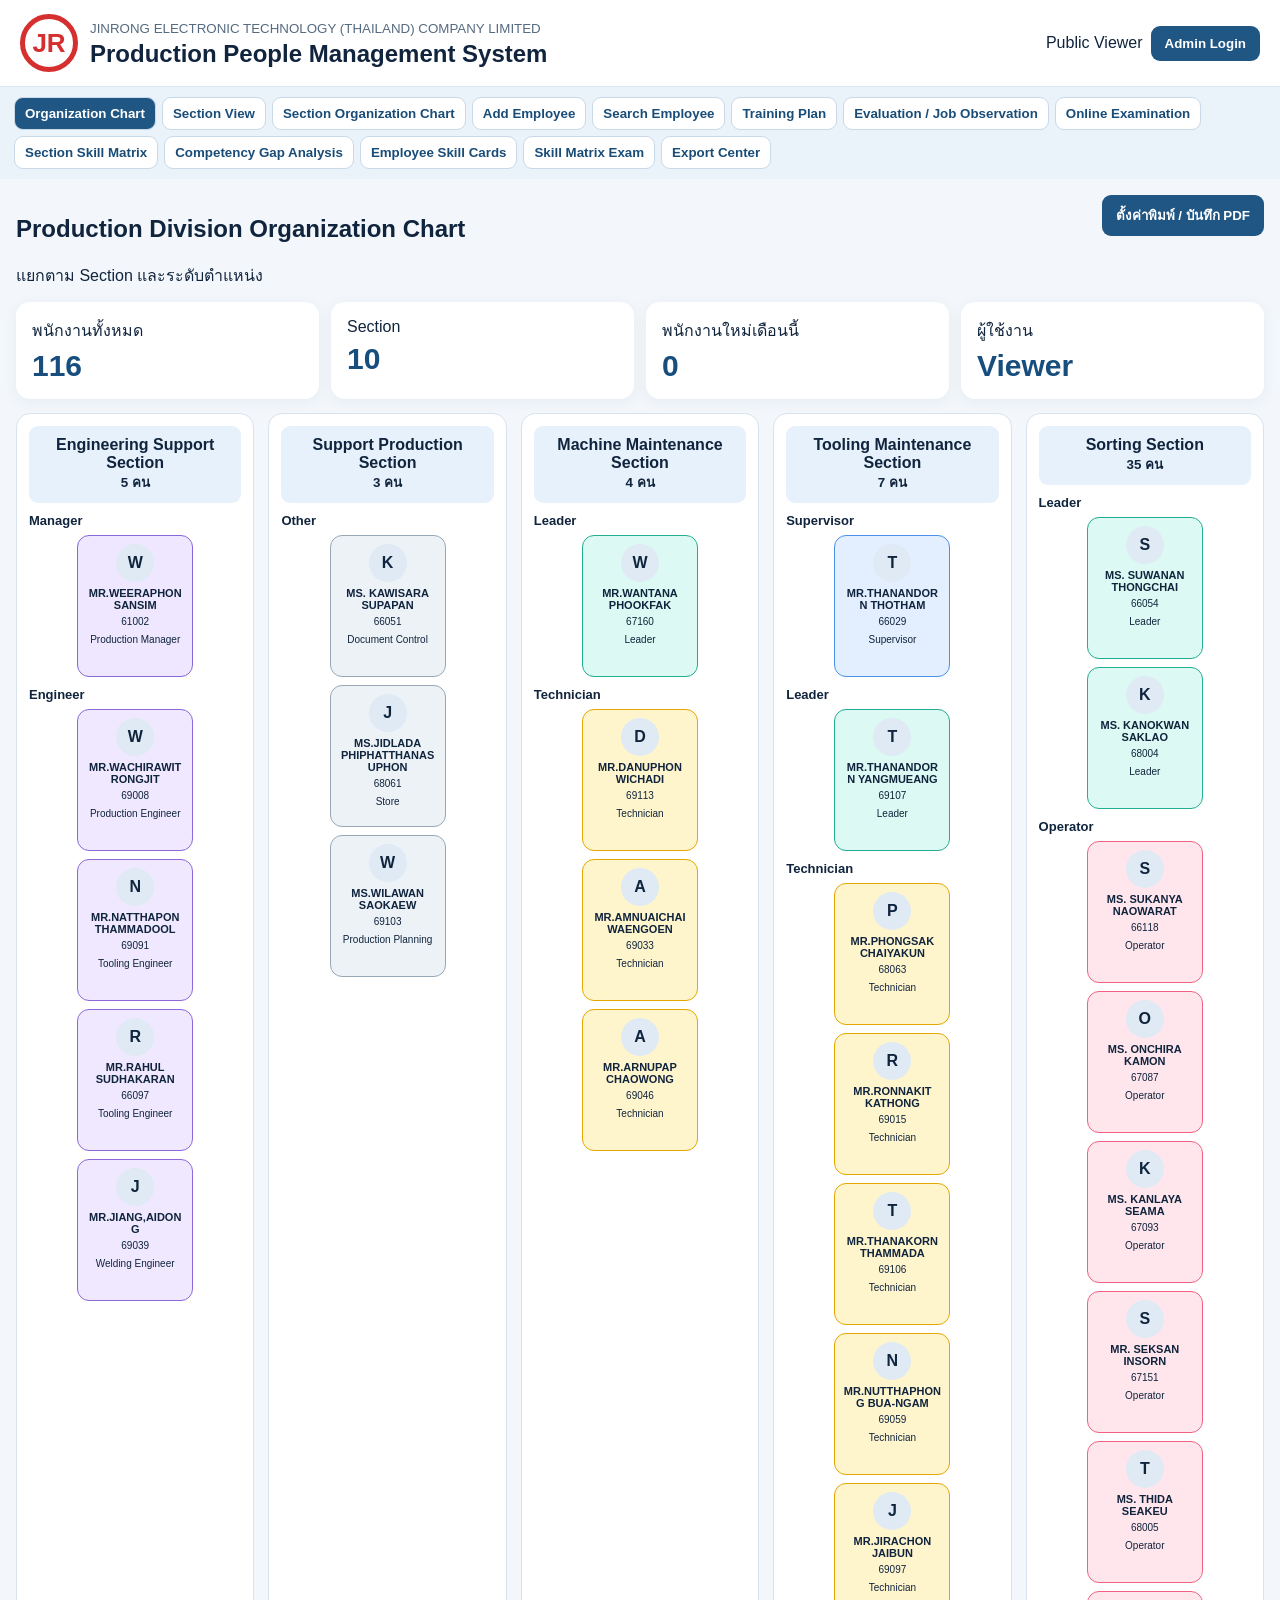
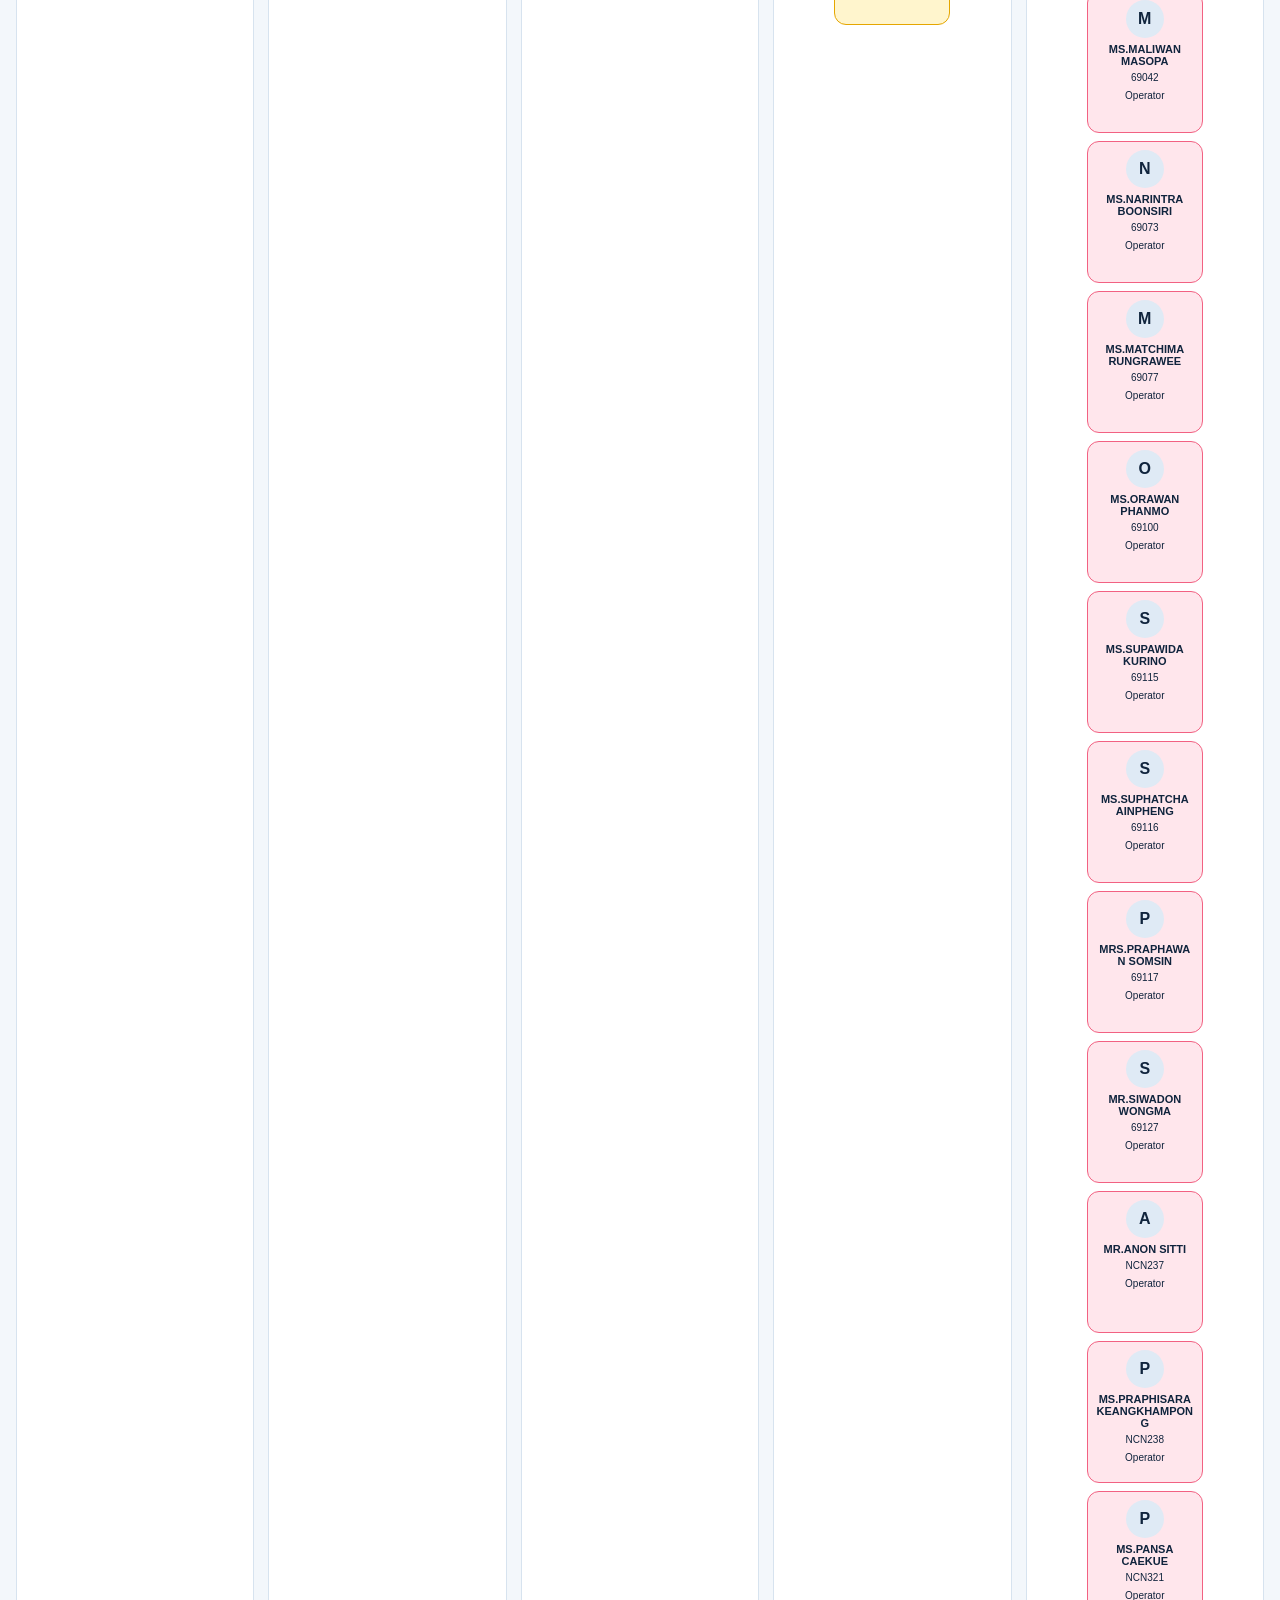
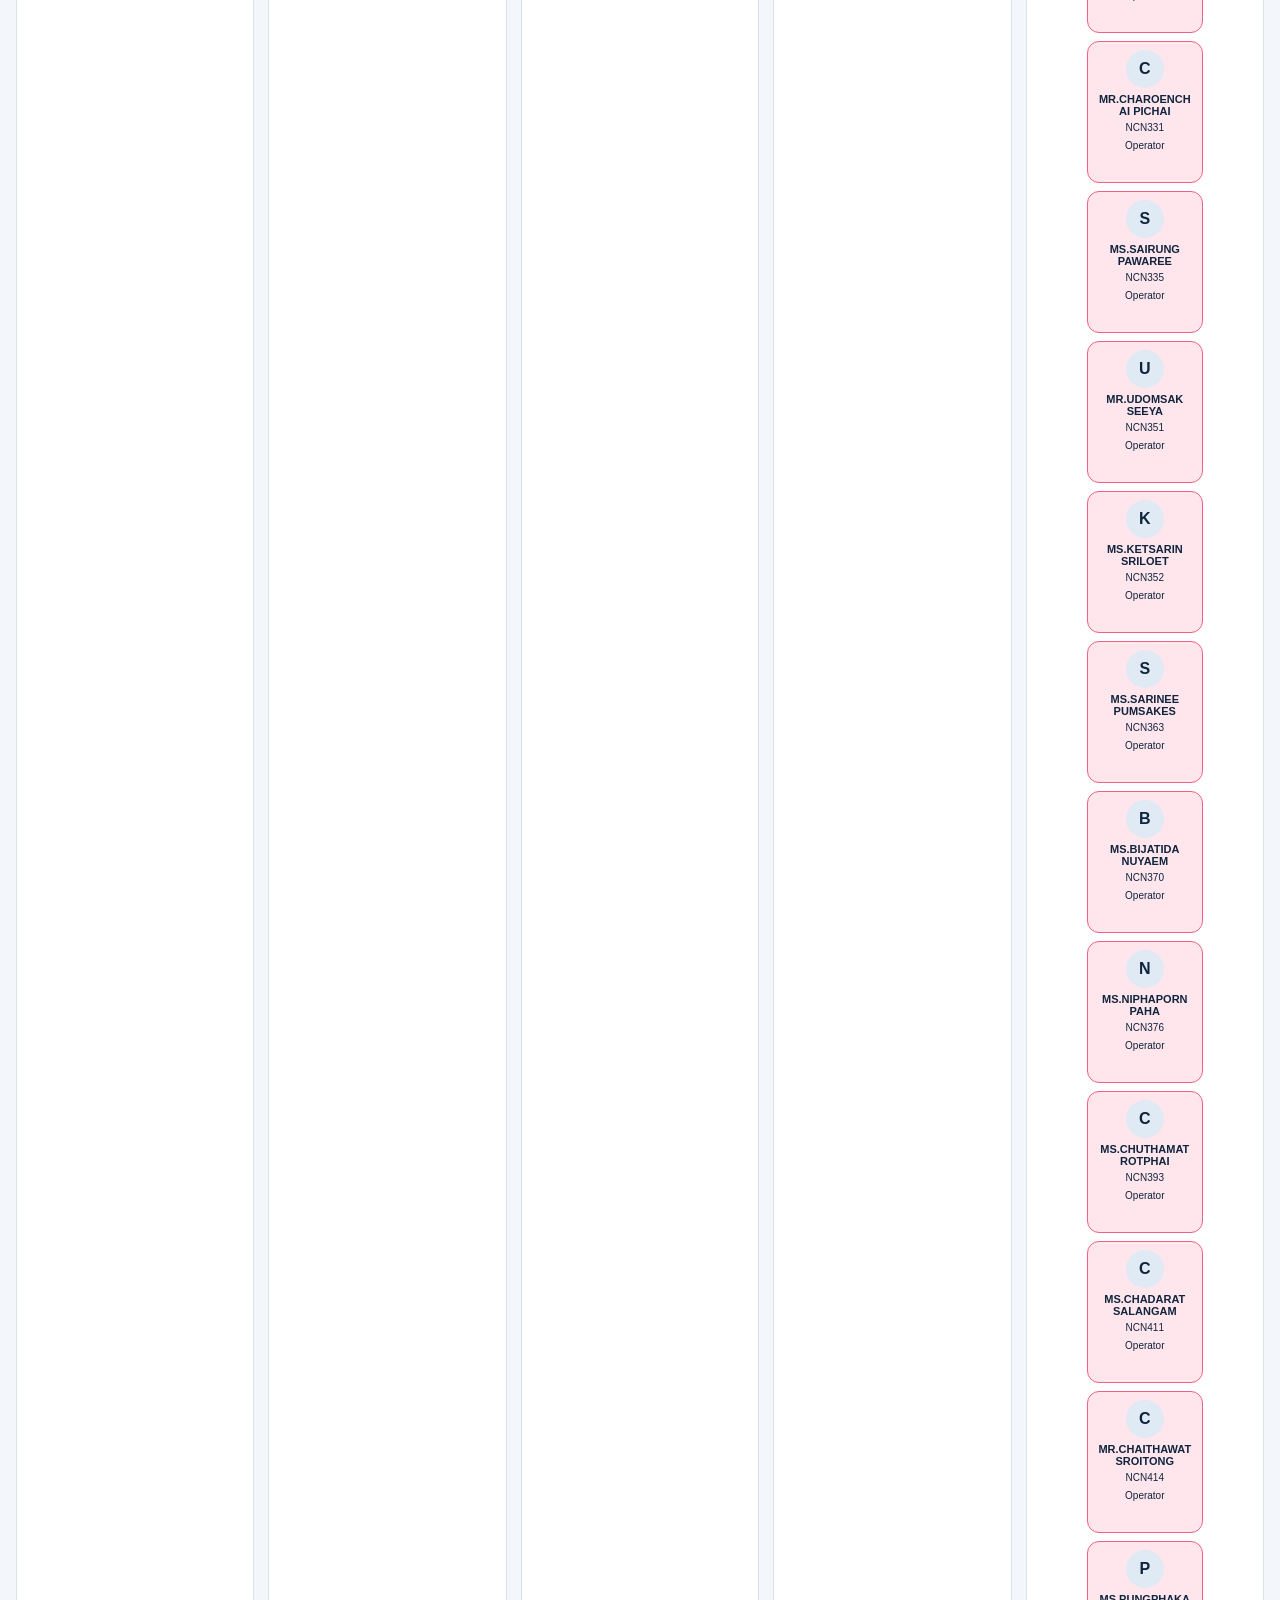
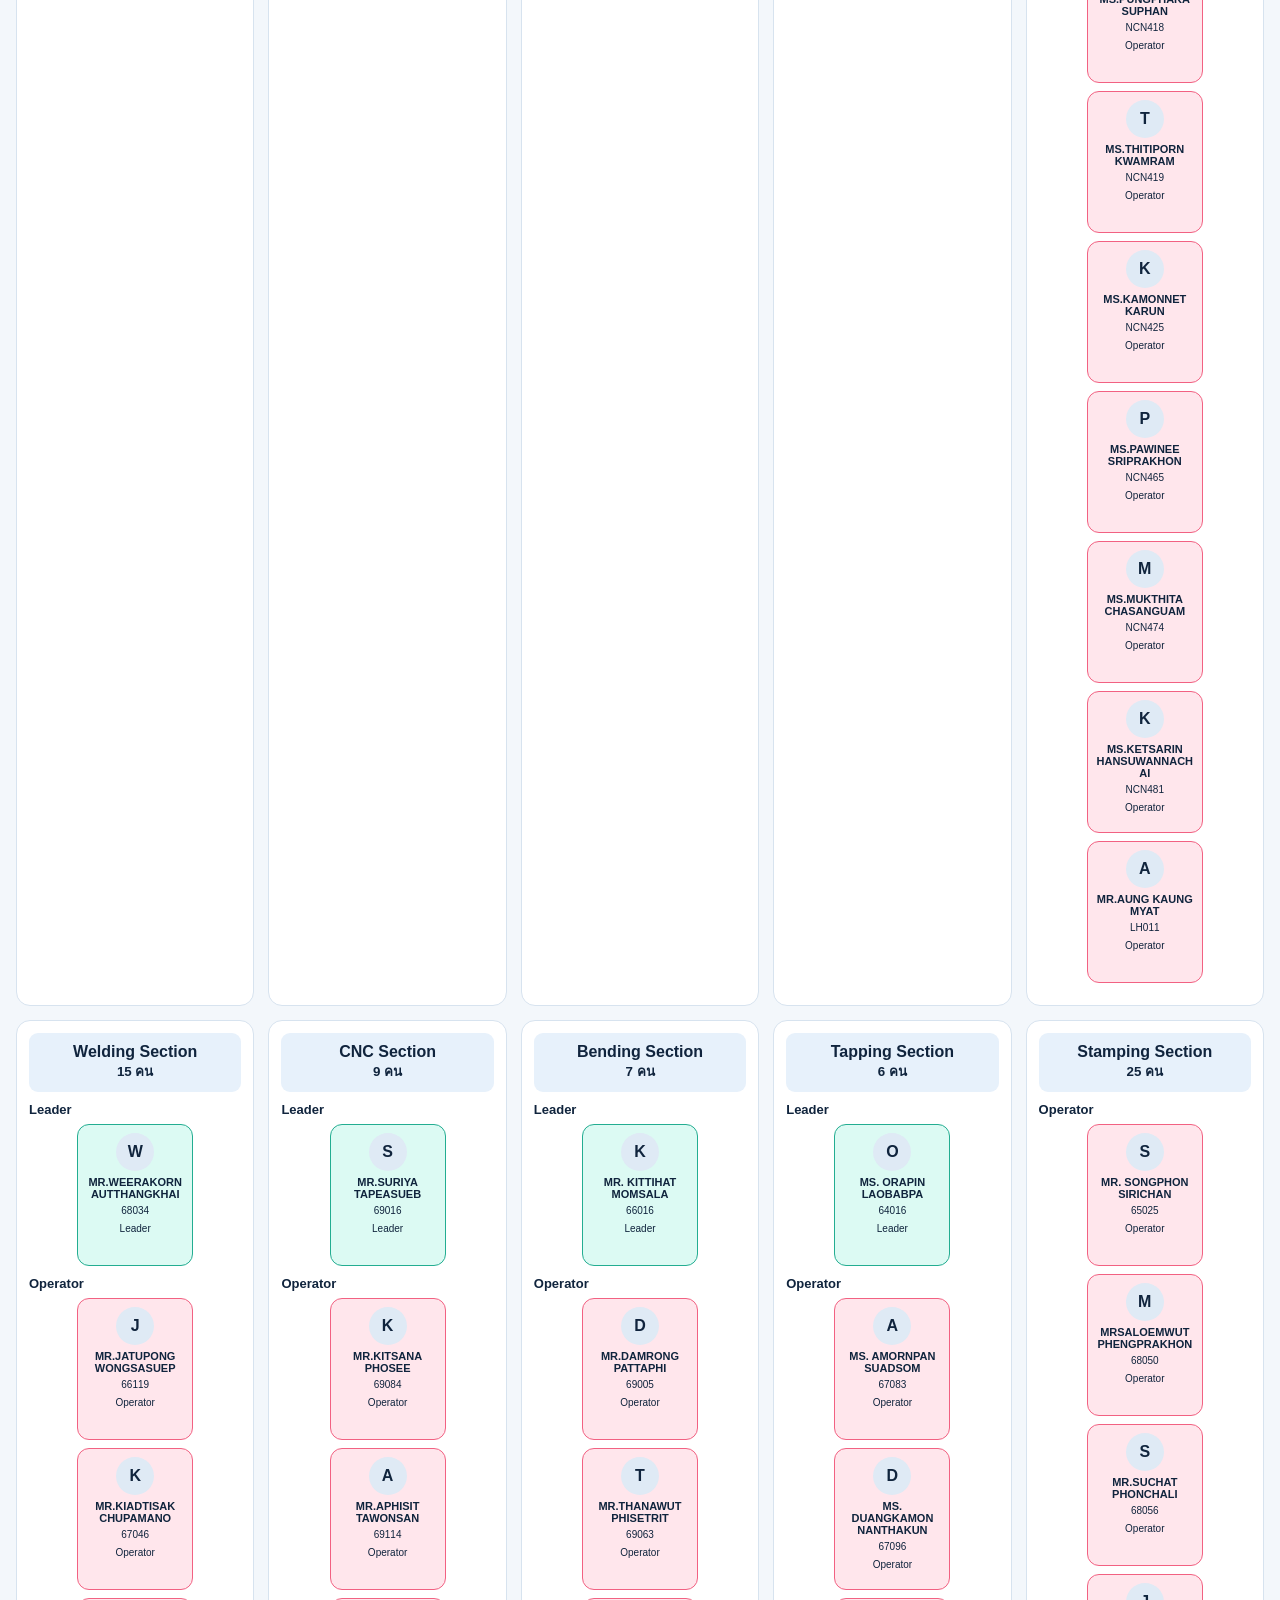
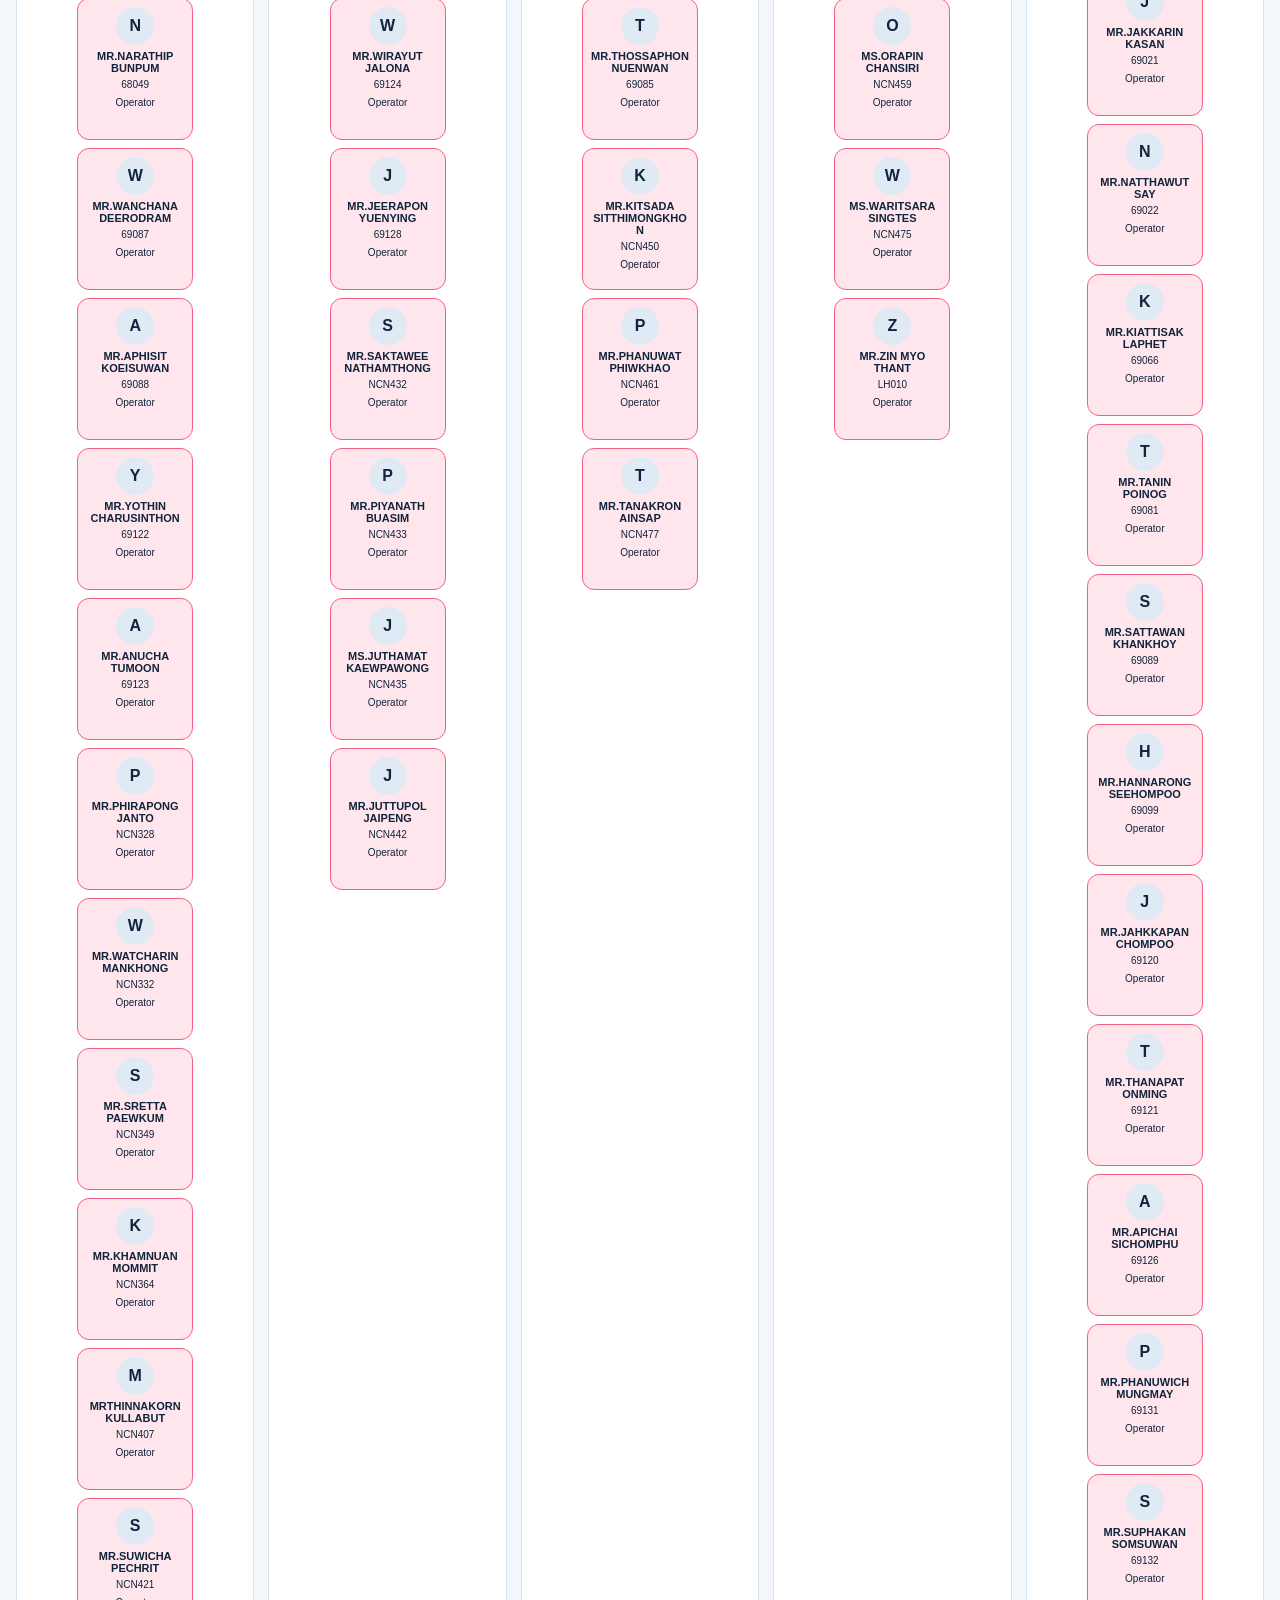
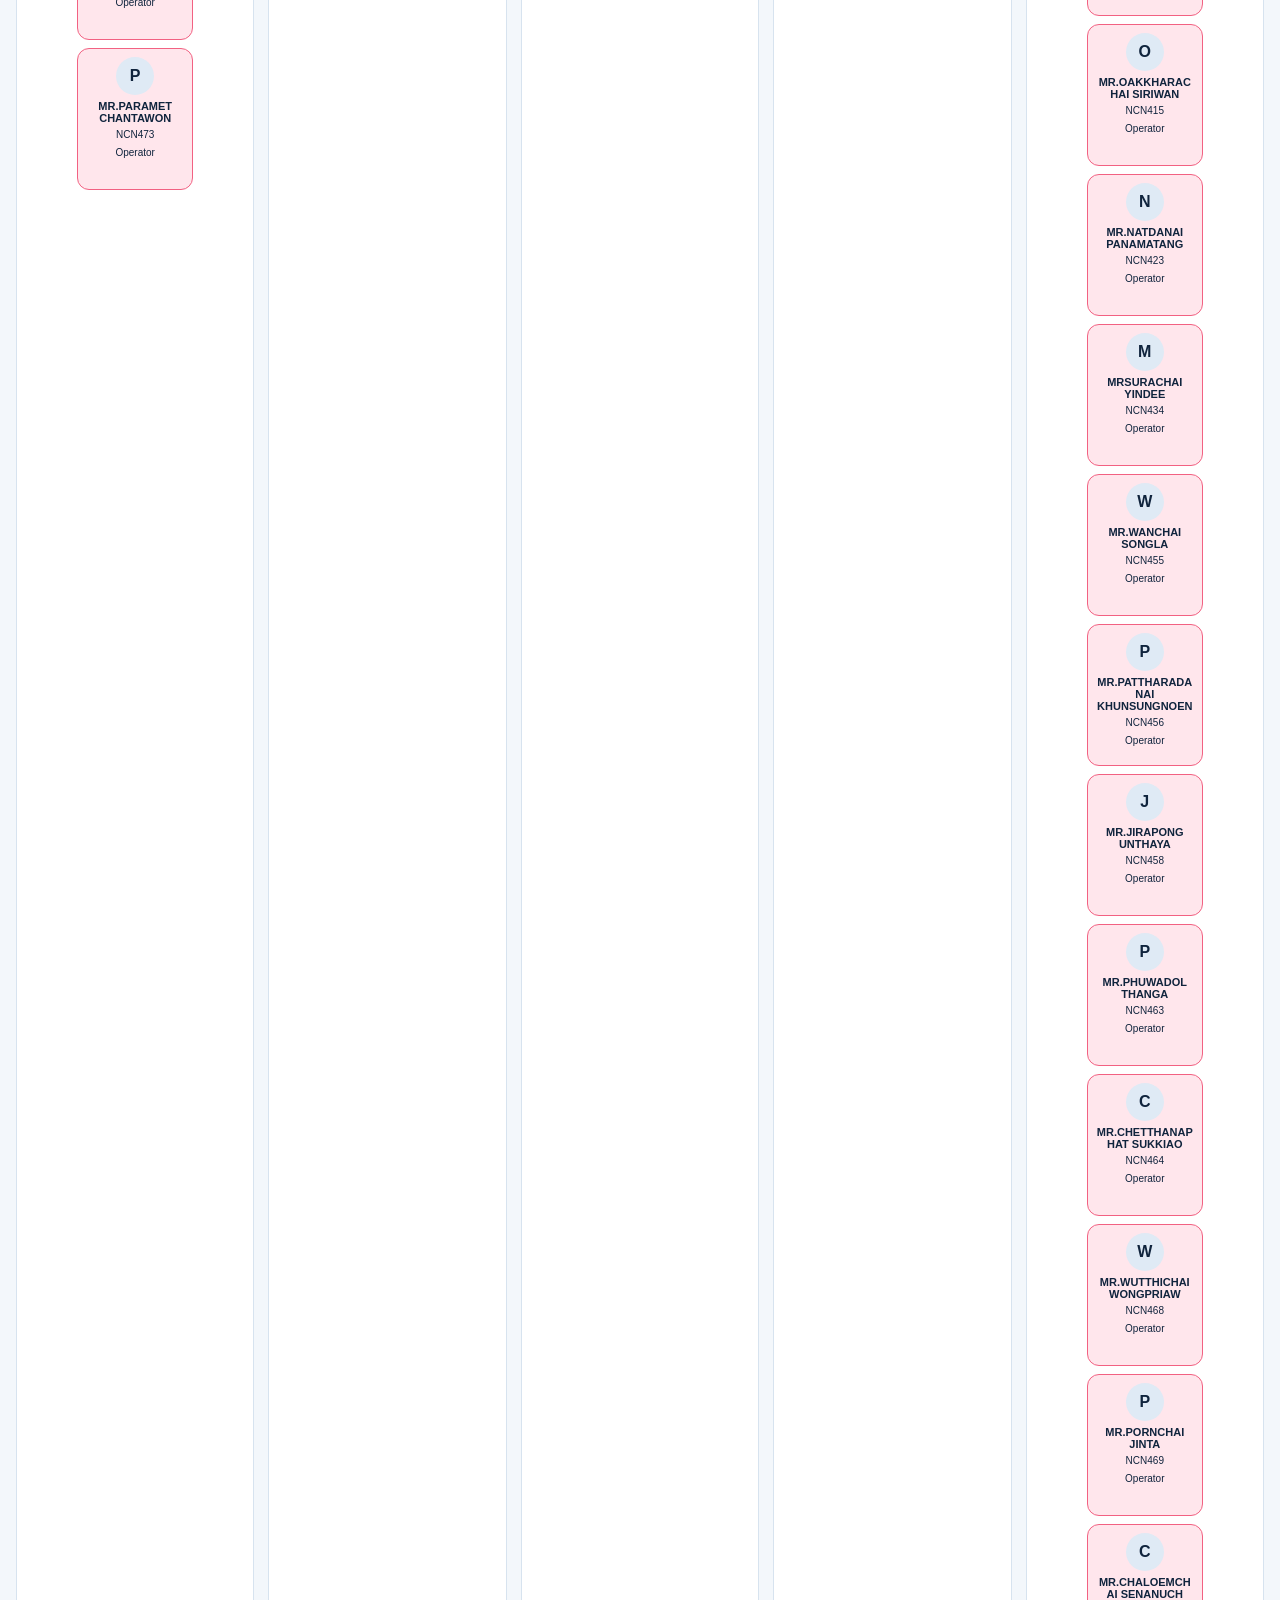
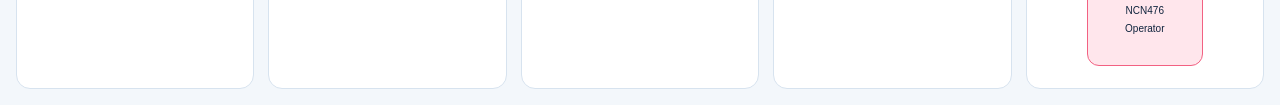
<file: index.html>
<!doctype html><html lang="th"><head><meta charset="utf-8"><meta name="viewport" content="width=device-width,initial-scale=1"><title>Production People Management System</title><link rel="stylesheet" href="app.css?v=302"><meta name="app-version" content="V302 Stable Full Template"></head><body>
<header><div class="brand"><div class="logo">JR</div><div><small>JINRONG ELECTRONIC TECHNOLOGY (THAILAND) COMPANY LIMITED</small><h1>Production People Management System</h1></div></div><div class="auth"><span id="modeBadge">Public Viewer</span><button id="loginBtn">Admin Login</button><button id="logoutBtn" class="hidden">Logout</button></div></header>
<nav id="nav"></nav><main id="app"></main>
<div id="modal" class="modal hidden"><div class="modal-card"><button class="close" id="closeModal">×</button><div id="modalBody"></div></div></div>
<script src="employees-data.js?v=302"></script><script src="app.js?v=302"></script></body></html>
</file>
<file: app.css>
*{box-sizing:border-box}body{margin:0;font-family:Segoe UI,Tahoma,sans-serif;background:#f3f7fb;color:#10243d}header{background:#fff;display:flex;justify-content:space-between;align-items:center;padding:14px 20px;border-bottom:1px solid #dce6f1;position:sticky;top:0;z-index:20}.brand{display:flex;gap:12px;align-items:center}.logo{width:58px;height:58px;border:5px solid #d62f2f;border-radius:50%;display:grid;place-items:center;color:#d62f2f;font-weight:900;font-size:26px}.brand h1{margin:3px 0 0;font-size:24px}.brand small{color:#566b80}.auth{display:flex;gap:8px;align-items:center}button,.btn{border:0;border-radius:9px;padding:10px 14px;background:#1f5684;color:#fff;cursor:pointer;font-weight:600}button.secondary,.btn.secondary{background:#e8f1fa;color:#1f5684}button.danger{background:#b42318}button:disabled{opacity:.5;cursor:not-allowed}.hidden{display:none!important}nav{display:flex;gap:6px;flex-wrap:wrap;padding:10px 14px;background:#eaf2fa;position:sticky;top:87px;z-index:19}nav button{padding:8px 10px;background:#fff;color:#194d78;border:1px solid #c9d9e8}nav button.active{background:#1f5684;color:#fff}main{padding:16px}.page-head{display:flex;justify-content:space-between;gap:12px;align-items:flex-start;margin-bottom:14px}.actions{display:flex;flex-wrap:wrap;gap:8px}.cards{display:grid;grid-template-columns:repeat(4,minmax(150px,1fr));gap:12px}.card,.panel{background:#fff;border-radius:14px;padding:16px;box-shadow:0 3px 14px #16436d10}.metric b{display:block;font-size:30px;color:#174e7e;margin-top:6px}.filters{display:grid;grid-template-columns:repeat(4,minmax(140px,1fr));gap:10px;margin:12px 0}.filters input,.filters select,input,select,textarea{width:100%;padding:10px;border:1px solid #cbd9e7;border-radius:8px;background:#fff}.table-wrap{overflow:auto;background:#fff;border-radius:12px;padding:8px}table{border-collapse:collapse;width:100%;min-width:850px}th,td{padding:10px;border-bottom:1px solid #dbe5ef;text-align:left;font-size:13px}th{background:#f2f6fa;position:sticky;top:0}.avatar{width:38px;height:38px;border-radius:50%;object-fit:cover;background:#dfeaf5;display:grid;place-items:center;font-weight:700}.avatar-lg{width:64px;height:64px}.org-grid{display:grid;grid-template-columns:repeat(auto-fit,minmax(220px,1fr));gap:14px}.section-box{background:#fff;border-radius:14px;padding:12px;border:1px solid #d7e3ef}.section-title{text-align:center;font-weight:800;background:#e7f1fb;padding:10px;border-radius:9px;margin-bottom:10px}.level{margin:10px 0}.level h4{margin:0 0 7px;font-size:13px}.people{display:flex;flex-wrap:wrap;gap:8px;justify-content:center}.person{width:116px;min-height:142px;border-radius:12px;padding:8px;text-align:center;border:1px solid}.person img,.person .avatar{margin:auto}.person b{display:block;font-size:11px;margin-top:5px;overflow-wrap:anywhere}.person small{font-size:10px}.manager{background:#eee7ff;border-color:#8666d9}.engineer{background:#efe8ff;border-color:#8c68d8}.supervisor{background:#e3efff;border-color:#4c91e8}.leader{background:#dcfaf3;border-color:#23ad91}.technician{background:#fff5cd;border-color:#e5a600}.operator{background:#ffe6ec;border-color:#f26182}.other{background:#edf2f7;border-color:#98a8b7}.hierarchy .level{display:flex;flex-direction:column;align-items:center}.hierarchy .people{max-width:100%}.notice{padding:12px;border-radius:9px;background:#fff7d6;color:#755b00;margin:10px 0}.ok{background:#e7f8ef;color:#17613a}.form-grid{display:grid;grid-template-columns:repeat(2,minmax(180px,1fr));gap:10px}.form-grid .full{grid-column:1/-1}.skill-grid{display:grid;grid-template-columns:repeat(auto-fit,minmax(260px,1fr));gap:12px}.skill-card{background:#fff;border-radius:14px;padding:14px}.skill-row{display:grid;grid-template-columns:1fr 70px;gap:8px;margin:6px 0}.empty{text-align:center;padding:36px;color:#66788a;background:#fff;border-radius:12px}@media(max-width:800px){.cards{grid-template-columns:repeat(2,1fr)}.filters,.form-grid{grid-template-columns:1fr}.brand small{display:none}.brand h1{font-size:17px}nav{top:87px}}@media print{header,nav,.no-print,.actions{display:none!important}body{background:#fff}main{padding:0}.panel,.card,.section-box{box-shadow:none;break-inside:avoid}.page-head{margin-bottom:8px}table{font-size:10px}.person{break-inside:avoid}}

/* V301 restored professional skill templates */
.matrix-filter,.card-filter{max-width:520px;margin-bottom:12px}.matrix-report,.employee-skill-card{background:#fff;border:1px solid #9fb4c8;border-radius:12px;overflow:hidden;box-shadow:0 4px 18px #173f6818}.report-title,.skill-card-banner{display:grid;grid-template-columns:72px 1fr auto;align-items:center;gap:14px;background:linear-gradient(135deg,#0d3671,#155ca0);color:#fff;padding:14px 18px}.report-title h2,.skill-card-banner h2{margin:0;font-size:23px;letter-spacing:.5px}.report-title p,.skill-card-banner p{margin:3px 0 0;opacity:.85}.report-logo{width:54px;height:54px;border:4px solid #fff;border-radius:50%;display:grid;place-items:center;font-weight:900;font-size:20px}.doc-box{border:1px solid #ffffff80;padding:8px 12px;border-radius:7px;font-size:11px}.skill-legend{display:flex;gap:7px;flex-wrap:wrap;padding:10px 14px;background:#eef4fa;border-bottom:1px solid #c7d5e3}.skill-legend span{padding:5px 9px;border-radius:999px;font-size:11px;font-weight:800}.lv1,.level-1{background:#f1f3f5;color:#495057}.lv2,.level-2{background:#d9edff;color:#0b5793}.lv3,.level-3{background:#d9f7e9;color:#14784b}.lv4,.level-4{background:#fff0c7;color:#9a6500}.lv5,.level-5{background:#f7d9e5;color:#9e2450}.skill-table-wrap{border-radius:0;padding:0}.skill-matrix-table{min-width:1200px}.skill-matrix-table th{text-align:center;background:#dceaf7;color:#173c63;border:1px solid #b8cadb;white-space:normal;min-width:82px}.skill-matrix-table th small{display:block;font-weight:500;font-size:9px}.skill-matrix-table td{text-align:center;border:1px solid #d4dee7}.skill-matrix-table .emp-col{text-align:left;min-width:220px}.skill-matrix-table .emp-col small{display:block;color:#617486}.level-box{display:inline-grid;place-items:center;width:32px;height:32px;border-radius:50%;font-weight:900;border:1px solid #0001}.score-cell{font-size:18px;font-weight:900;color:#123d70}.rank-badge{display:inline-flex;flex-direction:column;align-items:center;justify-content:center;padding:6px 10px;border-radius:9px;font-weight:900;min-width:74px}.rank-badge small{font-size:9px;font-weight:600}.rank-1{background:#eceff2;color:#495057}.rank-2{background:#d9edff;color:#0b5793}.rank-3{background:#d9f7e9;color:#14784b}.rank-4{background:#fff0c7;color:#9a6500}.rank-5{background:#f7d9e5;color:#9e2450}.criteria-grid{display:grid;grid-template-columns:1fr 1fr;gap:12px;padding:14px}.criteria-grid>div{border:1px solid #c7d4e0;border-radius:8px;padding:10px;display:grid;gap:4px;font-size:11px}.signature-row{display:grid;grid-template-columns:repeat(3,1fr);gap:12px;padding:14px;text-align:center;font-size:11px}.employee-skill-card{max-width:1050px;margin:auto}.employee-profile{display:grid;grid-template-columns:110px 1fr 150px;gap:18px;align-items:center;padding:18px}.employee-profile .avatar-lg{width:105px;height:125px;border-radius:9px;font-size:34px}.employee-profile h1{margin:0;color:#123d70;font-size:24px}.employee-profile p{margin:4px 0 10px;color:#687c90}.profile-grid{display:grid;grid-template-columns:repeat(3,1fr);gap:8px}.profile-grid span{background:#f3f7fb;border-radius:7px;padding:7px;font-size:11px}.profile-grid b{display:block;color:#486177;font-size:9px;text-transform:uppercase}.score-circle{width:132px;height:132px;border-radius:50%;border:9px solid #1e629e;display:flex;flex-direction:column;align-items:center;justify-content:center;color:#123d70}.score-circle strong{font-size:38px;line-height:1}.score-circle small,.score-circle span{font-size:10px}.skill-bars{padding:10px 18px 18px;display:grid;gap:9px}.skill-bar-row{display:grid;grid-template-columns:220px 1fr 44px;gap:12px;align-items:center}.skill-track{height:14px;background:#e5edf4;border-radius:999px;overflow:hidden}.skill-track i{display:block;height:100%;background:linear-gradient(90deg,#2a75b6,#20a078);border-radius:999px}.card-footer{display:flex;justify-content:space-between;background:#eef4fa;padding:10px 18px;font-size:12px}@media(max-width:800px){.report-title,.skill-card-banner{grid-template-columns:55px 1fr}.doc-box,.skill-card-banner>.rank-badge{grid-column:1/-1}.employee-profile{grid-template-columns:80px 1fr}.employee-profile .avatar-lg{width:75px;height:95px}.score-circle{grid-column:1/-1;margin:auto}.profile-grid{grid-template-columns:1fr 1fr}.skill-bar-row{grid-template-columns:120px 1fr 38px}.criteria-grid{grid-template-columns:1fr}}@media print{.matrix-report,.employee-skill-card{box-shadow:none;border:1px solid #333}.report-title,.skill-card-banner{-webkit-print-color-adjust:exact;print-color-adjust:exact}.skill-legend span,.level-box,.rank-badge,.skill-track i{-webkit-print-color-adjust:exact;print-color-adjust:exact}.skill-matrix-table{font-size:8px}.skill-matrix-table th,.skill-matrix-table td{padding:5px}.employee-skill-card{max-width:none}}

/* V302 full-template stability and print controls */
.print-settings{display:flex;gap:10px;flex-wrap:wrap;align-items:end}.print-settings label{min-width:140px}.toolbar-search{margin-bottom:8px}.select-search{display:block;width:100%;margin:0 0 6px;padding:8px 10px;border:1px solid #cbd5e1;border-radius:8px;background:#fff}.statusbar{position:fixed;left:14px;bottom:14px;z-index:100;background:#0f172a;color:#fff;padding:8px 12px;border-radius:8px;font-size:12px;opacity:.92}.statusbar.ok{background:#166534}.statusbar.error{background:#991b1b}.print-only{display:none}.exam-question{padding:12px;border:1px solid #dbe4ee;border-radius:10px;margin:10px 0}.exam-question label{display:block;margin:7px 0}.filter-grid{display:grid;grid-template-columns:repeat(auto-fit,minmax(190px,1fr));gap:10px}.compact-select-wrap{display:block}.download-grid{display:grid;grid-template-columns:repeat(auto-fit,minmax(230px,1fr));gap:14px}.download-grid .card button{width:100%;margin:4px 0}.matrix-report,.employee-skill-card{background:#fff}.page-error{padding:25px;border:2px solid #ef4444;background:#fff1f2;border-radius:12px;color:#991b1b}
@media print{
  header,nav,.no-print,.modal,.statusbar{display:none!important}
  body{background:#fff!important;margin:0!important}
  main{padding:0!important;max-width:none!important}
  .print-only{display:block!important}
  .panel,.card,.table-wrap,.matrix-report,.employee-skill-card,.section-box{box-shadow:none!important;break-inside:avoid}
  table{width:100%!important}
  body.print-scale-70 #app{zoom:.70} body.print-scale-80 #app{zoom:.80} body.print-scale-90 #app{zoom:.90} body.print-scale-100 #app{zoom:1} body.print-scale-110 #app{zoom:1.10} body.print-scale-120 #app{zoom:1.20}
}
</file>
